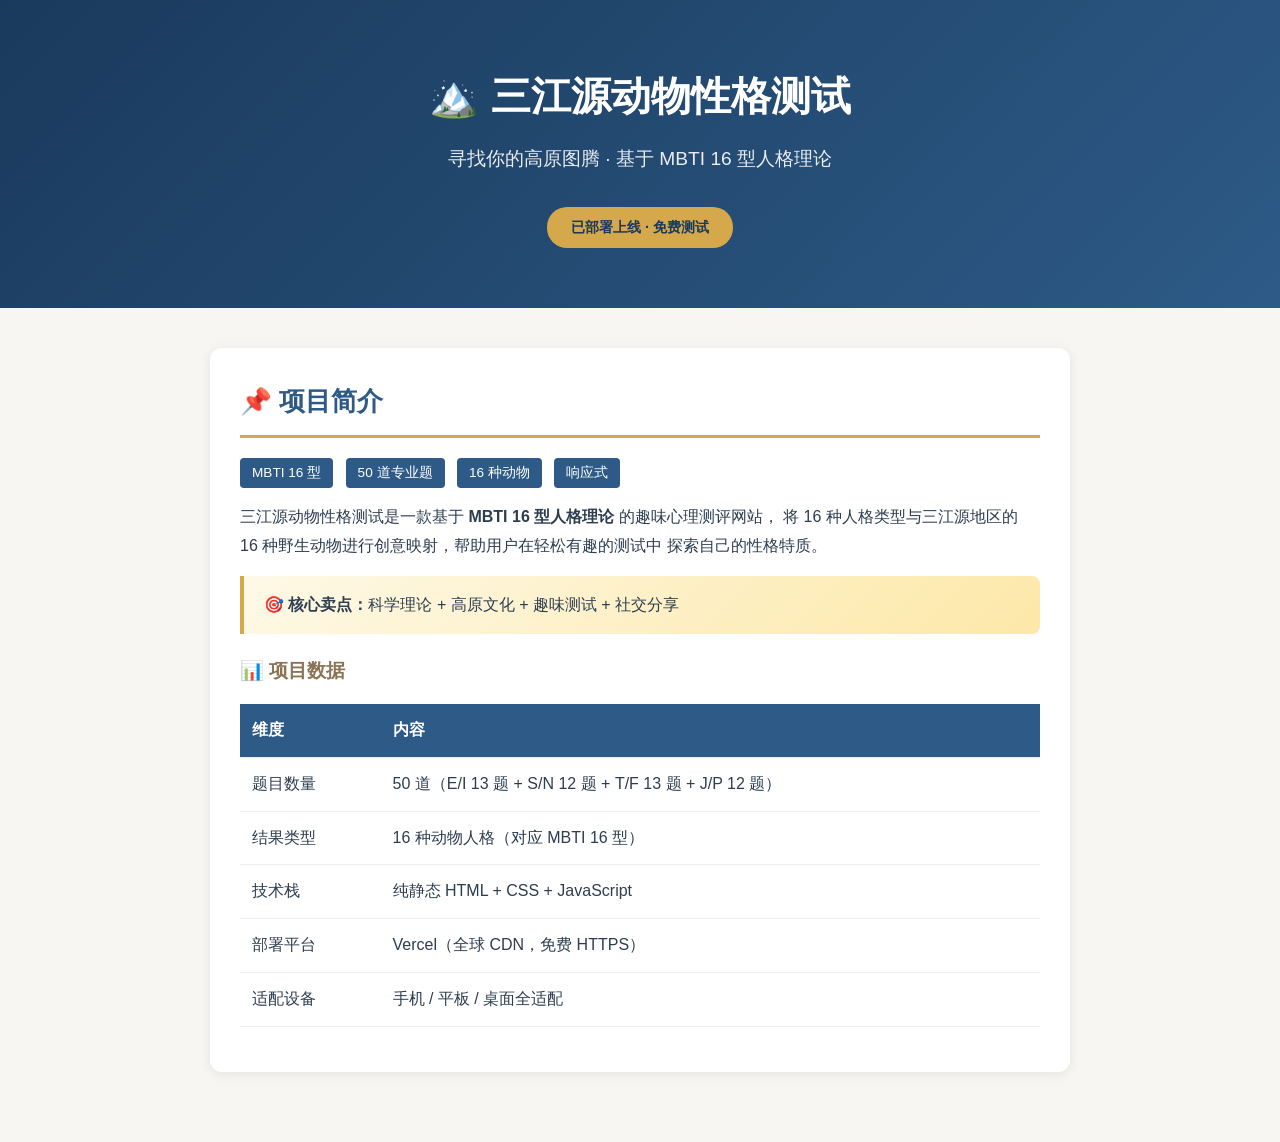
<file: animal-personality-test/promo-plan.html>
<!DOCTYPE html>
<html lang="zh-CN">
<head>
    <meta charset="UTF-8">
    <meta name="viewport" content="width=device-width, initial-scale=1.0">
    <title>三江源动物性格测试 — 宣传方案</title>
    <style>
        :root {
            --plateau-blue: #2d5a87;
            --plateau-blue-dark: #1a3a5c;
            --tibetan-gold: #d4a84b;
            --earth-brown: #8b7355;
            --bg-light: #f8f6f2;
            --text-primary: #2c3e50;
        }
        * { margin: 0; padding: 0; box-sizing: border-box; }
        body {
            font-family: -apple-system, BlinkMacSystemFont, 'Segoe UI', 'PingFang SC', 'Hiragino Sans GB', sans-serif;
            background: var(--bg-light);
            color: var(--text-primary);
            line-height: 1.8;
        }
        .header {
            background: linear-gradient(135deg, var(--plateau-blue-dark) 0%, var(--plateau-blue) 100%);
            color: white;
            padding: 60px 20px;
            text-align: center;
        }
        .header h1 {
            font-size: 2.5em;
            margin-bottom: 10px;
        }
        .header .subtitle {
            font-size: 1.2em;
            opacity: 0.9;
            margin-bottom: 30px;
        }
        .header .tagline {
            display: inline-block;
            background: var(--tibetan-gold);
            color: var(--plateau-blue-dark);
            padding: 8px 24px;
            border-radius: 20px;
            font-weight: bold;
            font-size: 0.9em;
        }
        .container { max-width: 900px; margin: 0 auto; padding: 40px 20px; }
        .section {
            background: white;
            border-radius: 12px;
            padding: 30px;
            margin-bottom: 30px;
            box-shadow: 0 2px 12px rgba(0,0,0,0.08);
        }
        .section h2 {
            color: var(--plateau-blue);
            font-size: 1.6em;
            margin-bottom: 20px;
            padding-bottom: 10px;
            border-bottom: 3px solid var(--tibetan-gold);
        }
        .section h3 {
            color: var(--earth-brown);
            font-size: 1.2em;
            margin: 20px 0 10px;
        }
        .highlight {
            background: linear-gradient(135deg, #fef9e7 0%, #fde8a8 100%);
            border-left: 4px solid var(--tibetan-gold);
            padding: 15px 20px;
            margin: 15px 0;
            border-radius: 0 8px 8px 0;
        }
        .badge {
            display: inline-block;
            background: var(--plateau-blue);
            color: white;
            padding: 3px 12px;
            border-radius: 4px;
            font-size: 0.85em;
            margin-right: 8px;
        }
        table {
            width: 100%;
            border-collapse: collapse;
            margin: 15px 0;
        }
        th, td {
            padding: 12px;
            text-align: left;
            border-bottom: 1px solid #eee;
        }
        th {
            background: var(--plateau-blue);
            color: white;
        }
        tr:hover { background: #f8fbff; }
    </style>
</head>
<body>

<header class="header">
    <h1>🏔️ 三江源动物性格测试</h1>
    <p class="subtitle">寻找你的高原图腾 · 基于 MBTI 16 型人格理论</p>
    <span class="tagline">已部署上线 · 免费测试</span>
</header>

<div class="container">

<!-- 项目简介 -->
<div class="section">
    <h2>📌 项目简介</h2>
    <p>
        <span class="badge">MBTI 16 型</span>
        <span class="badge">50 道专业题</span>
        <span class="badge">16 种动物</span>
        <span class="badge">响应式</span>
    </p>
    <p style="margin-top: 15px;">
        三江源动物性格测试是一款基于 <strong>MBTI 16 型人格理论</strong> 的趣味心理测评网站，
        将 16 种人格类型与三江源地区的 16 种野生动物进行创意映射，帮助用户在轻松有趣的测试中
        探索自己的性格特质。
    </p>
    <div class="highlight">
        <strong>🎯 核心卖点：</strong>科学理论 + 高原文化 + 趣味测试 + 社交分享
    </div>
    <h3>📊 项目数据</h3>
    <table>
        <tr><th>维度</th><th>内容</th></tr>
        <tr><td>题目数量</td><td>50 道（E/I 13 题 + S/N 12 题 + T/F 13 题 + J/P 12 题）</td></tr>
        <tr><td>结果类型</td><td>16 种动物人格（对应 MBTI 16 型）</td></tr>
        <tr><td>技术栈</td><td>纯静态 HTML + CSS + JavaScript</td></tr>
        <tr><td>部署平台</td><td>Vercel（全球 CDN，免费 HTTPS）</td></tr>
        <tr><td>适配设备</td><td>手机 / 平板 / 桌面全适配</td></tr>
    </table>
</div>

</div>

</body>
</html>
</file>
